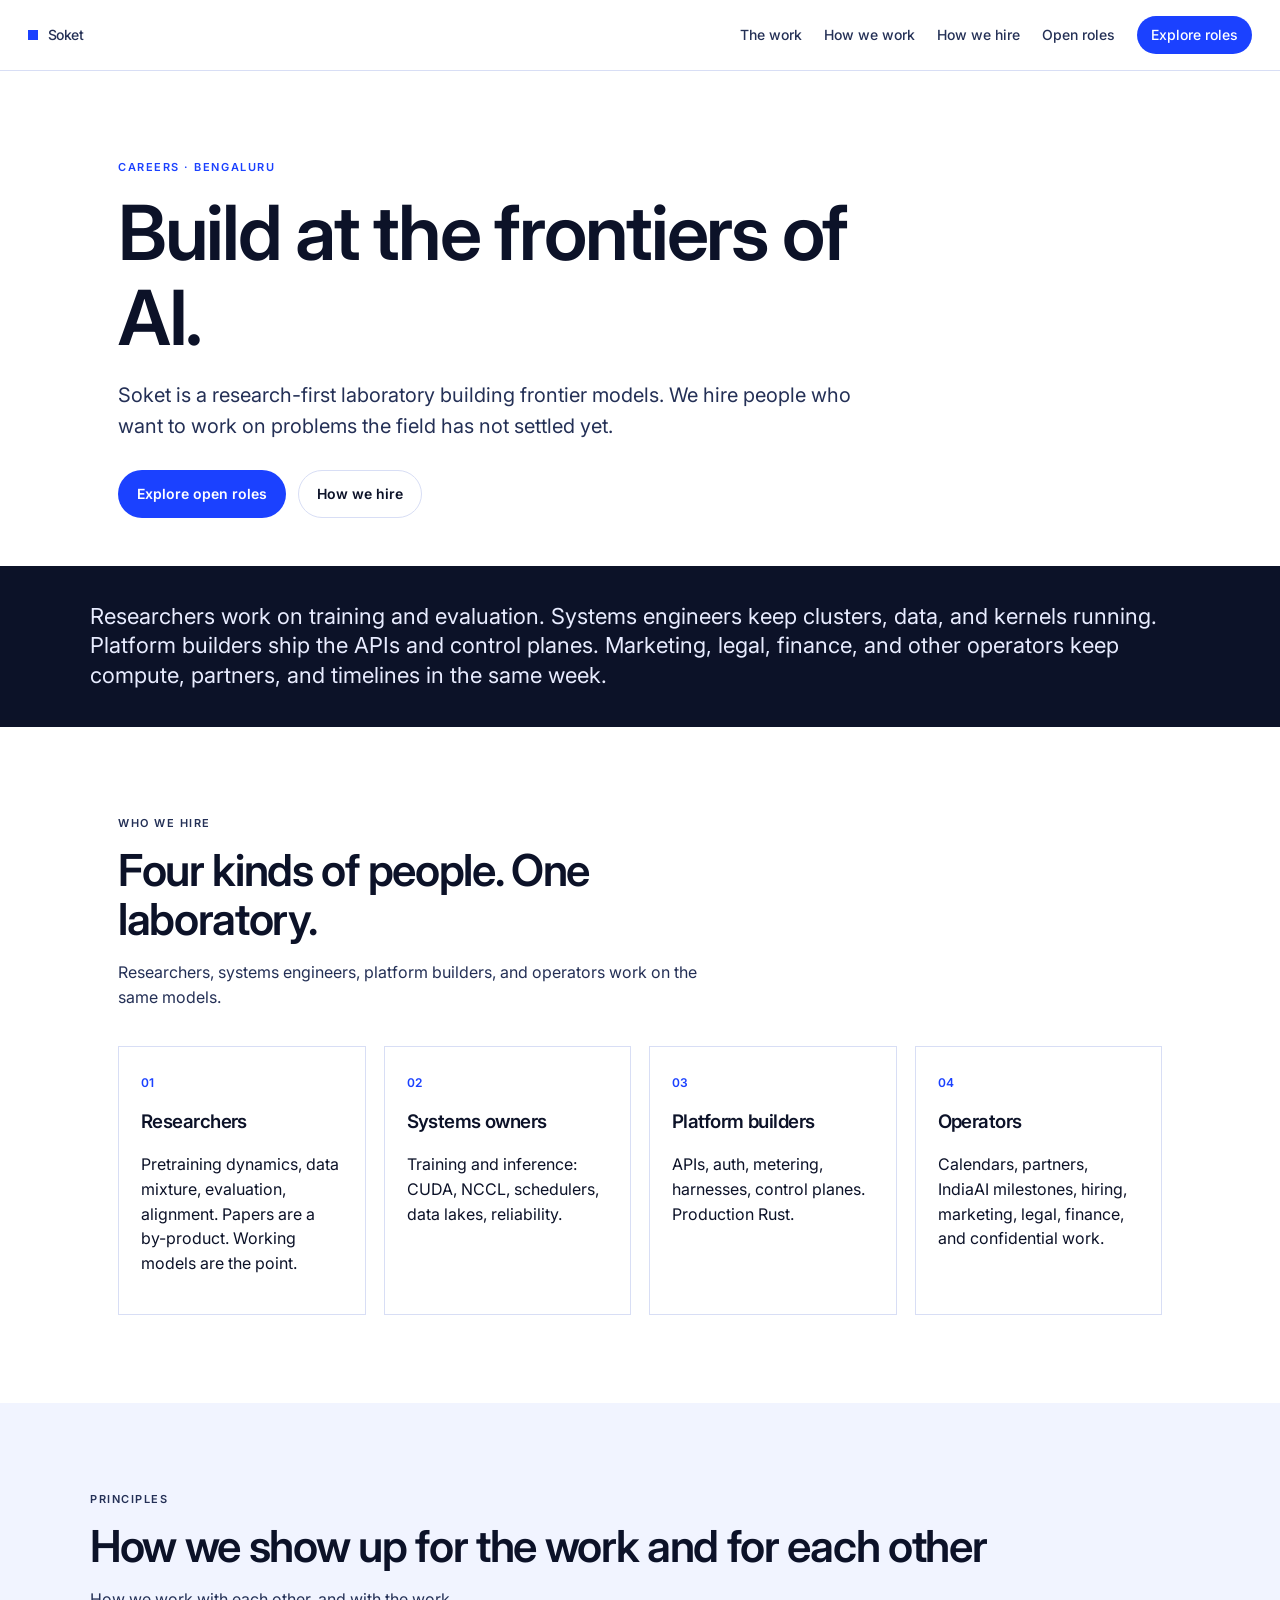
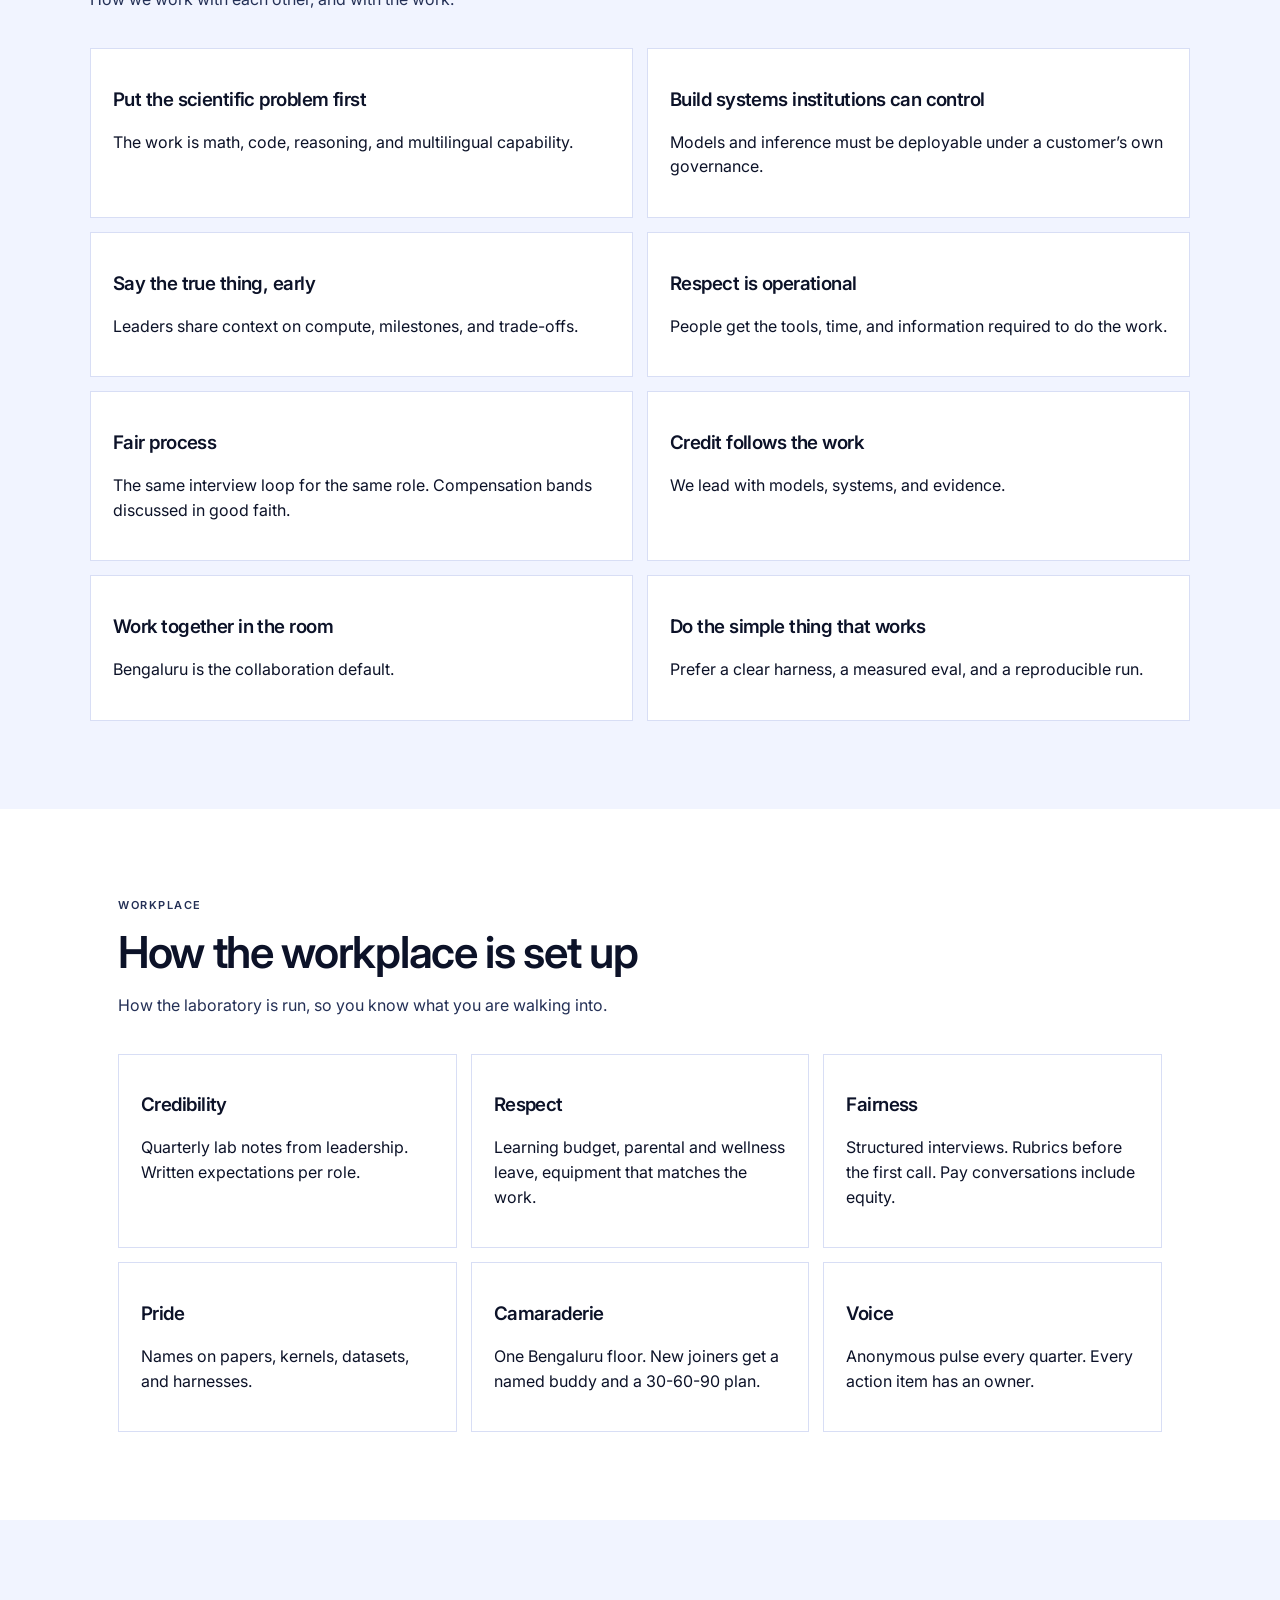
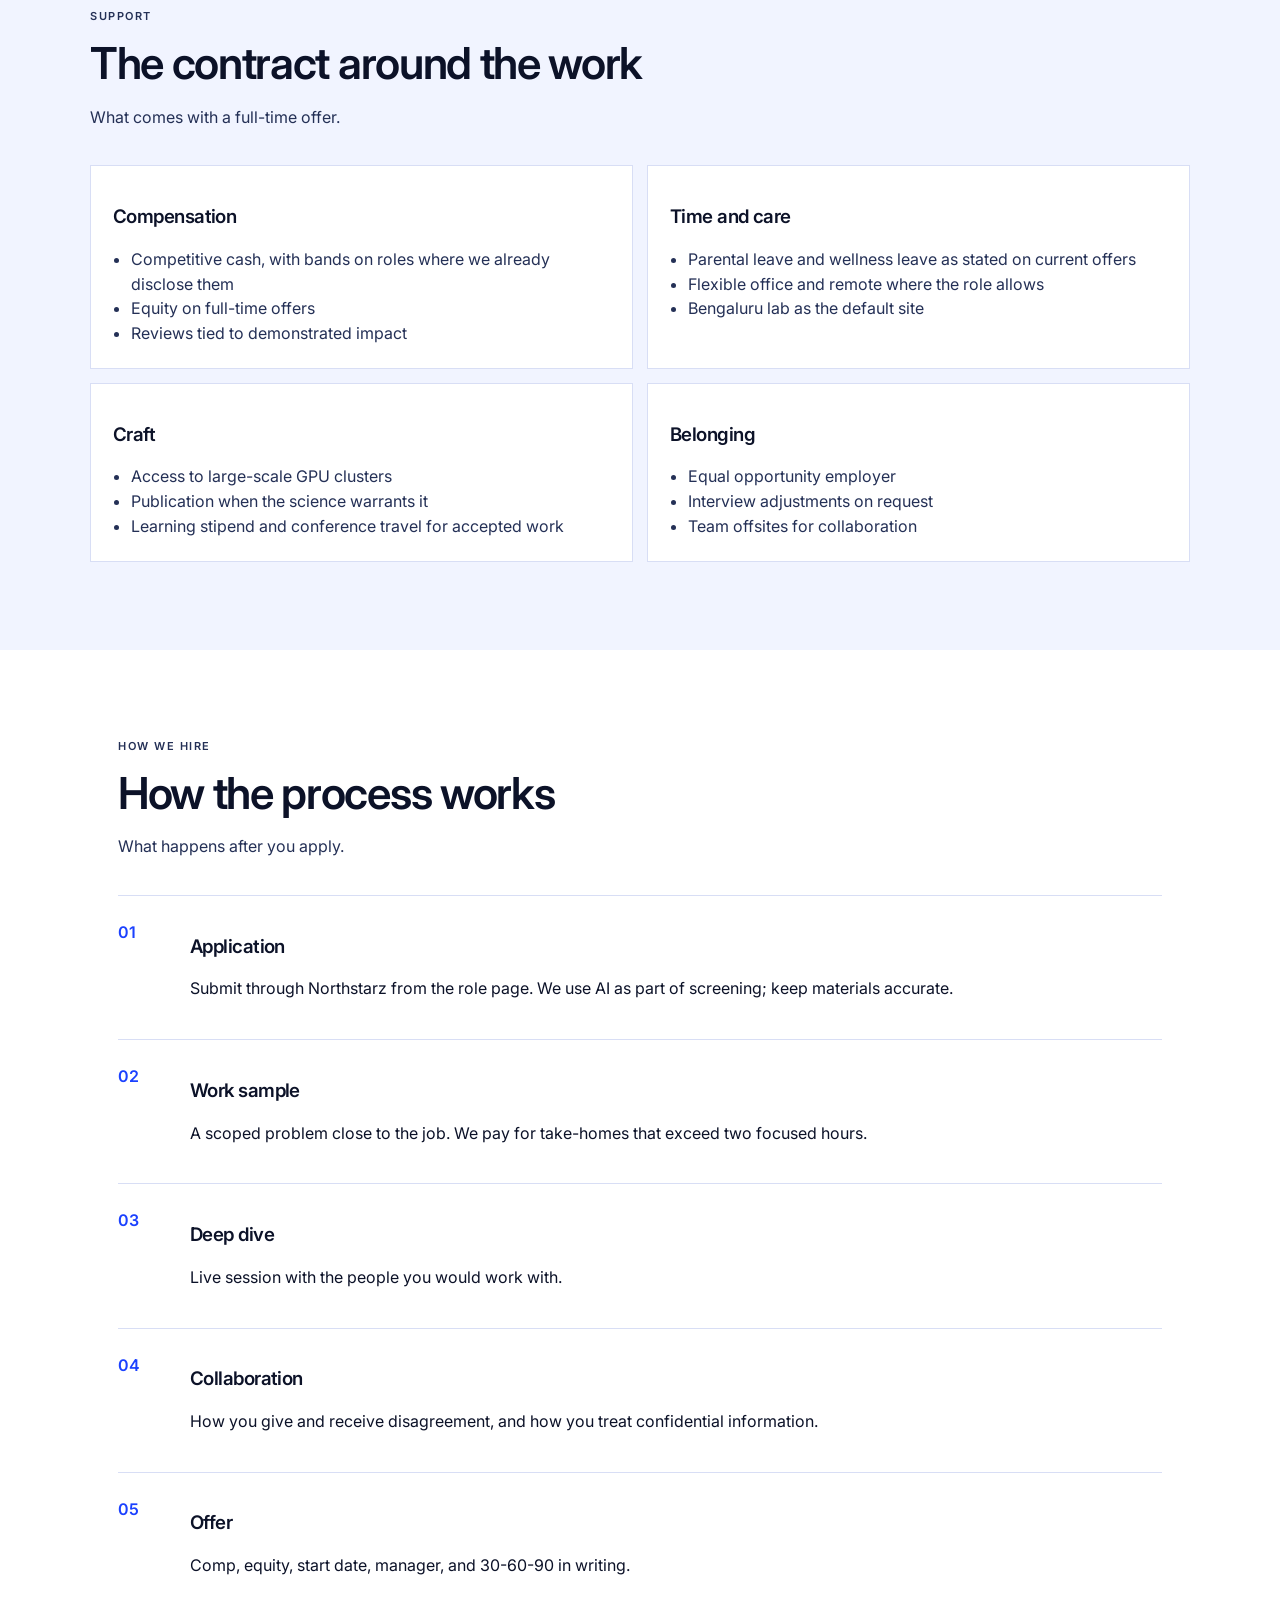
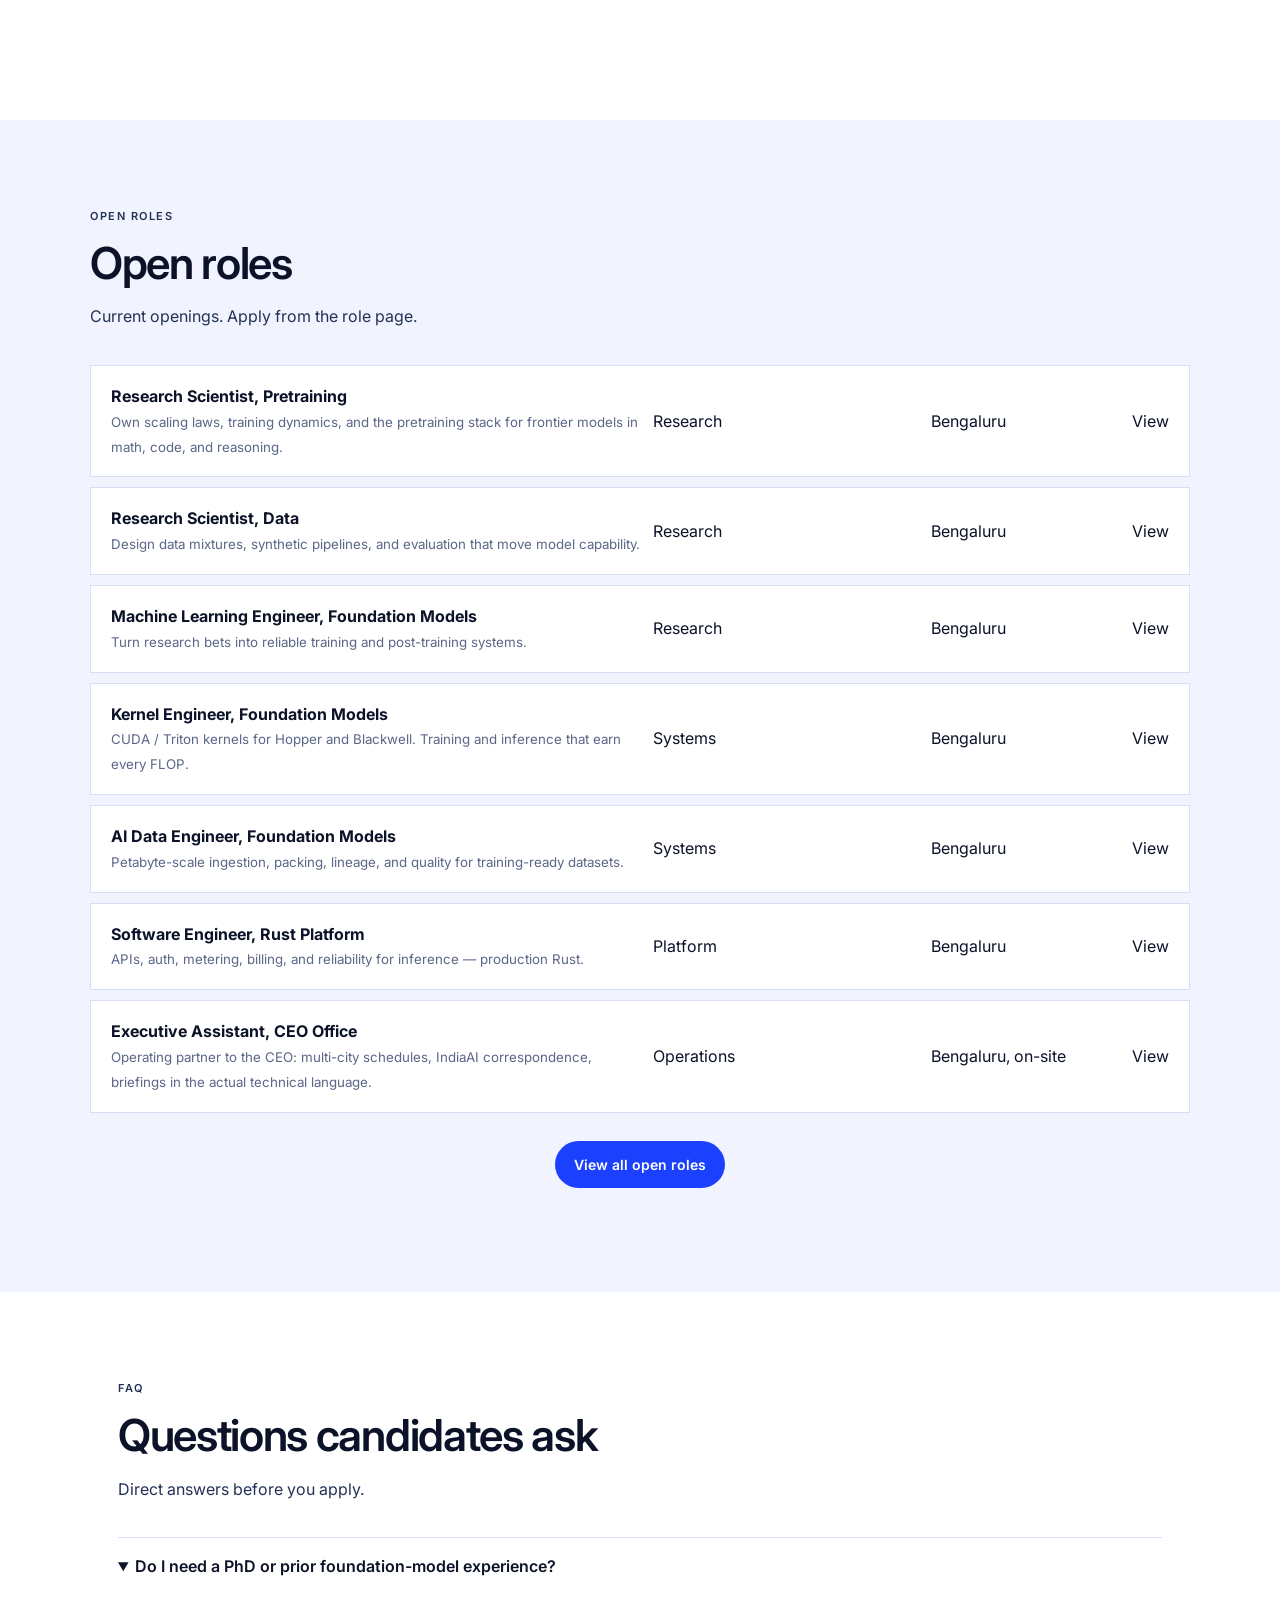
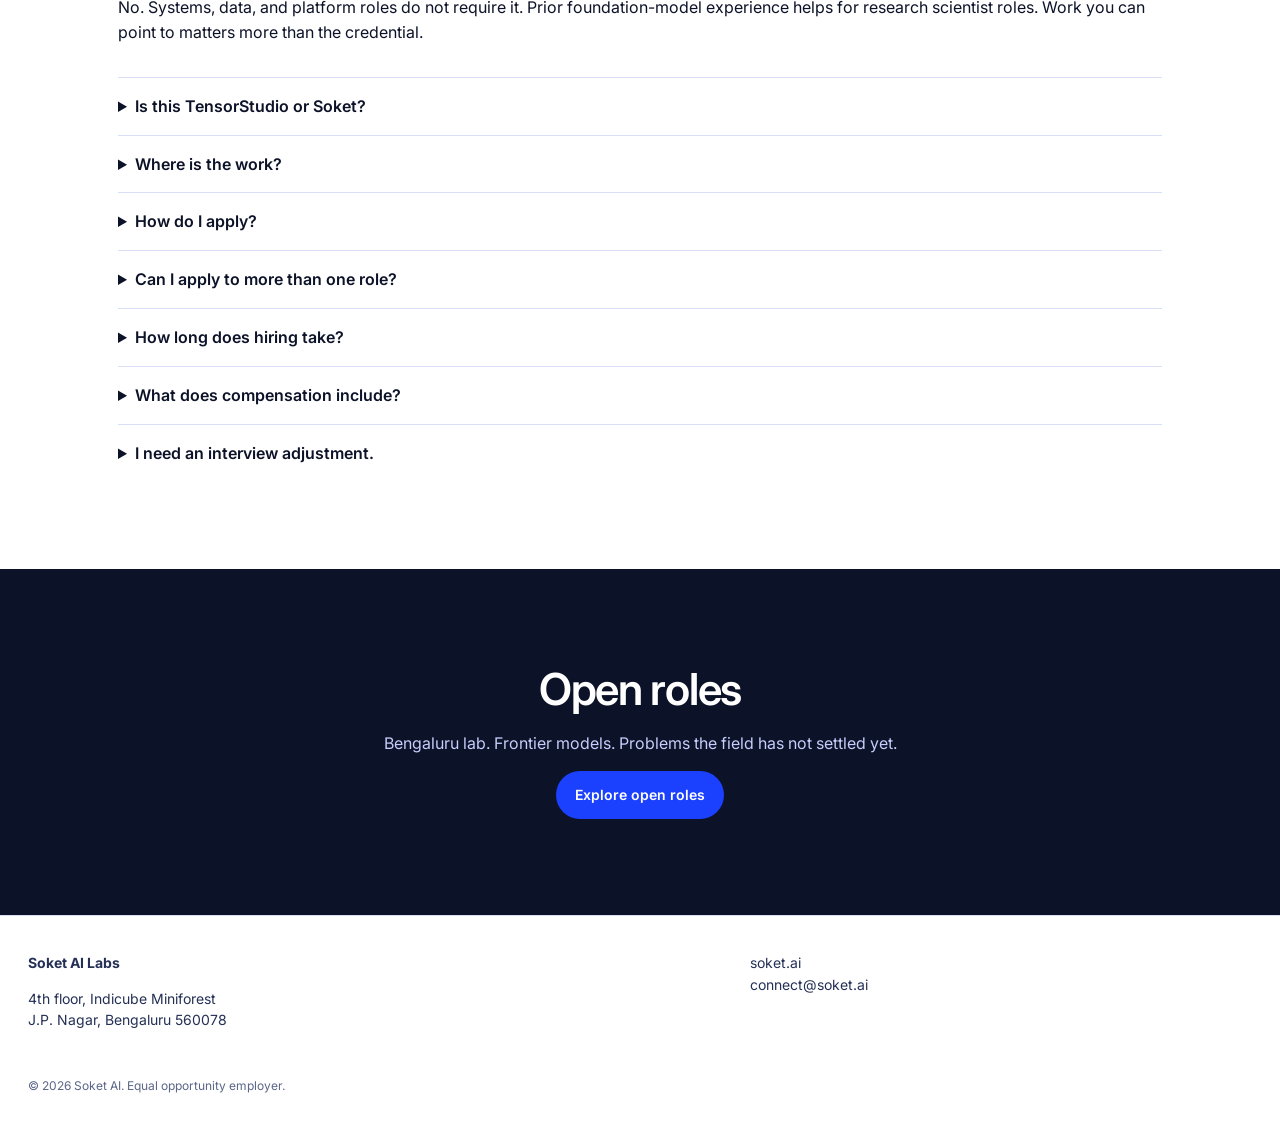
<file: index.html>
<!DOCTYPE html>
<html lang="en">
<head>
  <meta charset="UTF-8" />
  <meta name="viewport" content="width=device-width, initial-scale=1" />
  <title>Careers — Soket AI | Frontier models you can control</title>
  <meta name="description" content="Soket is a research-first laboratory building frontier models. Careers in Bengaluru." />
  <link rel="preconnect" href="https://fonts.googleapis.com" />
  <link rel="preconnect" href="https://fonts.gstatic.com" crossorigin />
  <link href="https://fonts.googleapis.com/css2?family=Inter:wght@400;500;600;700&display=swap" rel="stylesheet" />
  <link rel="stylesheet" href="styles.css" />
</head>
<body>
  <a class="skip" href="#main">Skip to content</a>
  <header class="nav">
    <a class="brand" href="index.html">Soket</a>
    <nav>
      <a href="index.html#work">The work</a>
      <a href="index.html#how">How we work</a>
      <a href="index.html#hire">How we hire</a>
      <a href="jobs.html">Open roles</a>
      <a class="nav-cta" href="jobs.html">Explore roles</a>
    </nav>
  </header>
  <main id="main">
    <section class="hero">
      <p class="kicker">Careers · Bengaluru</p>
      <h1>Build at the frontiers of AI.</h1>
      <p class="lede">Soket is a research-first laboratory building frontier models. We hire people who want to work on problems the field has not settled yet.</p>
      <div class="hero-actions">
        <a class="btn btn-primary" href="jobs.html">Explore open roles</a>
        <a class="btn btn-ghost" href="#hire">How we hire</a>
      </div>
    </section>
    <section class="strip" id="work">
      <p>Researchers work on training and evaluation. Systems engineers keep clusters, data, and kernels running. Platform builders ship the APIs and control planes. Marketing, legal, finance, and other operators keep compute, partners, and timelines in the same week.</p>
    </section>
    <section class="section">
      <div class="section-head">
        <p class="kicker">Who we hire</p>
        <h2>Four kinds of people. One laboratory.</h2>
        <p>Researchers, systems engineers, platform builders, and operators work on the same models.</p>
      </div>
      <div class="grid-4">
        <article><span>01</span><h3>Researchers</h3><p>Pretraining dynamics, data mixture, evaluation, alignment. Papers are a by-product. Working models are the point.</p></article>
        <article><span>02</span><h3>Systems owners</h3><p>Training and inference: CUDA, NCCL, schedulers, data lakes, reliability.</p></article>
        <article><span>03</span><h3>Platform builders</h3><p>APIs, auth, metering, harnesses, control planes. Production Rust.</p></article>
        <article><span>04</span><h3>Operators</h3><p>Calendars, partners, IndiaAI milestones, hiring, marketing, legal, finance, and confidential work.</p></article>
      </div>
    </section>
    <section class="section alt" id="how">
      <div class="section-head">
        <p class="kicker">Principles</p>
        <h2>How we show up for the work and for each other</h2>
        <p>How we work with each other, and with the work.</p>
      </div>
      <div class="principles">
        <article><h3>Put the scientific problem first</h3><p>The work is math, code, reasoning, and multilingual capability.</p></article>
        <article><h3>Build systems institutions can control</h3><p>Models and inference must be deployable under a customer’s own governance.</p></article>
        <article><h3>Say the true thing, early</h3><p>Leaders share context on compute, milestones, and trade-offs.</p></article>
        <article><h3>Respect is operational</h3><p>People get the tools, time, and information required to do the work.</p></article>
        <article><h3>Fair process</h3><p>The same interview loop for the same role. Compensation bands discussed in good faith.</p></article>
        <article><h3>Credit follows the work</h3><p>We lead with models, systems, and evidence.</p></article>
        <article><h3>Work together in the room</h3><p>Bengaluru is the collaboration default.</p></article>
        <article><h3>Do the simple thing that works</h3><p>Prefer a clear harness, a measured eval, and a reproducible run.</p></article>
      </div>
    </section>
    <section class="section">
      <div class="section-head">
        <p class="kicker">Workplace</p>
        <h2>How the workplace is set up</h2>
        <p>How the laboratory is run, so you know what you are walking into.</p>
      </div>
      <div class="gptw">
        <article><h3>Credibility</h3><p>Quarterly lab notes from leadership. Written expectations per role.</p></article>
        <article><h3>Respect</h3><p>Learning budget, parental and wellness leave, equipment that matches the work.</p></article>
        <article><h3>Fairness</h3><p>Structured interviews. Rubrics before the first call. Pay conversations include equity.</p></article>
        <article><h3>Pride</h3><p>Names on papers, kernels, datasets, and harnesses.</p></article>
        <article><h3>Camaraderie</h3><p>One Bengaluru floor. New joiners get a named buddy and a 30-60-90 plan.</p></article>
        <article><h3>Voice</h3><p>Anonymous pulse every quarter. Every action item has an owner.</p></article>
      </div>
    </section>
    <section class="section alt" id="support">
      <div class="section-head">
        <p class="kicker">Support</p>
        <h2>The contract around the work</h2>
        <p>What comes with a full-time offer.</p>
      </div>
      <div class="benefits">
        <div><h3>Compensation</h3><ul><li>Competitive cash, with bands on roles where we already disclose them</li><li>Equity on full-time offers</li><li>Reviews tied to demonstrated impact</li></ul></div>
        <div><h3>Time and care</h3><ul><li>Parental leave and wellness leave as stated on current offers</li><li>Flexible office and remote where the role allows</li><li>Bengaluru lab as the default site</li></ul></div>
        <div><h3>Craft</h3><ul><li>Access to large-scale GPU clusters</li><li>Publication when the science warrants it</li><li>Learning stipend and conference travel for accepted work</li></ul></div>
        <div><h3>Belonging</h3><ul><li>Equal opportunity employer</li><li>Interview adjustments on request</li><li>Team offsites for collaboration</li></ul></div>
      </div>
    </section>
    <section class="section" id="hire">
      <div class="section-head">
        <p class="kicker">How we hire</p>
        <h2>How the process works</h2>
        <p>What happens after you apply.</p>
      </div>
      <ol class="steps">
        <li><h3>Application</h3><p>Submit through Northstarz from the role page. We use AI as part of screening; keep materials accurate.</p></li>
        <li><h3>Work sample</h3><p>A scoped problem close to the job. We pay for take-homes that exceed two focused hours.</p></li>
        <li><h3>Deep dive</h3><p>Live session with the people you would work with.</p></li>
        <li><h3>Collaboration</h3><p>How you give and receive disagreement, and how you treat confidential information.</p></li>
        <li><h3>Offer</h3><p>Comp, equity, start date, manager, and 30-60-90 in writing.</p></li>
      </ol>
    </section>
    <section class="section alt">
      <div class="section-head"><p class="kicker">Open roles</p><h2>Open roles</h2><p>Current openings. Apply from the role page.</p></div>
      <div id="featured-jobs" class="job-list"></div>
      <p class="center"><a class="btn btn-primary" href="jobs.html">View all open roles</a></p>
    </section>
    <section class="section" id="faq">
      <div class="section-head"><p class="kicker">FAQ</p><h2>Questions candidates ask</h2><p>Direct answers before you apply.</p></div>
      <details open><summary>Do I need a PhD or prior foundation-model experience?</summary><p>No. Systems, data, and platform roles do not require it. Prior foundation-model experience helps for research scientist roles. Work you can point to matters more than the credential.</p></details>
      <details><summary>Is this TensorStudio or Soket?</summary><p>You join Soket AI. This page and every offer letter use soket.ai only.</p></details>
      <details><summary>Where is the work?</summary><p>Most roles are Bengaluru-first, at Indicube Miniforest, J.P. Nagar. Research roles can start remote with planned time on site.</p></details>
      <details><summary>How do I apply?</summary><p>Open the role and submit through Northstarz. Recruiters write from @soket.ai or the ATS. We do not ask for payment or banking details to process an offer.</p></details>
      <details><summary>Can I apply to more than one role?</summary><p>Pick the role whose workload you can already describe. If another fit is clearer, we will move you.</p></details>
      <details><summary>How long does hiring take?</summary><p>A complete loop is usually two to four weeks after the work sample. We give written feedback when the loop was long enough to be useful.</p></details>
      <details><summary>What does compensation include?</summary><p>Cash plus equity on full-time offers. Some technical roles already publish bands on the role page. The offer states cash, equity, start date, manager, and a 30-60-90 plan.</p></details>
      <details><summary>I need an interview adjustment.</summary><p>Write to connect@soket.ai before the scheduled session. We will change format, time, or tooling.</p></details>
    </section>
    <section class="close">
      <h2>Open roles</h2>
      <p>Bengaluru lab. Frontier models. Problems the field has not settled yet.</p>
      <a class="btn btn-primary" href="jobs.html">Explore open roles</a>
    </section>
  </main>
  <footer class="foot">
    <div><strong>Soket AI Labs</strong><p>4th floor, Indicube Miniforest<br/>J.P. Nagar, Bengaluru 560078</p></div>
    <div><a href="https://soket.ai">soket.ai</a><a href="mailto:connect@soket.ai">connect@soket.ai</a></div>
    <p class="legal">© 2026 Soket AI. Equal opportunity employer.</p>
  </footer>
  <script src="jobs.js"></script>
  <script>renderFeatured();</script>
</body>
</html>
</file>
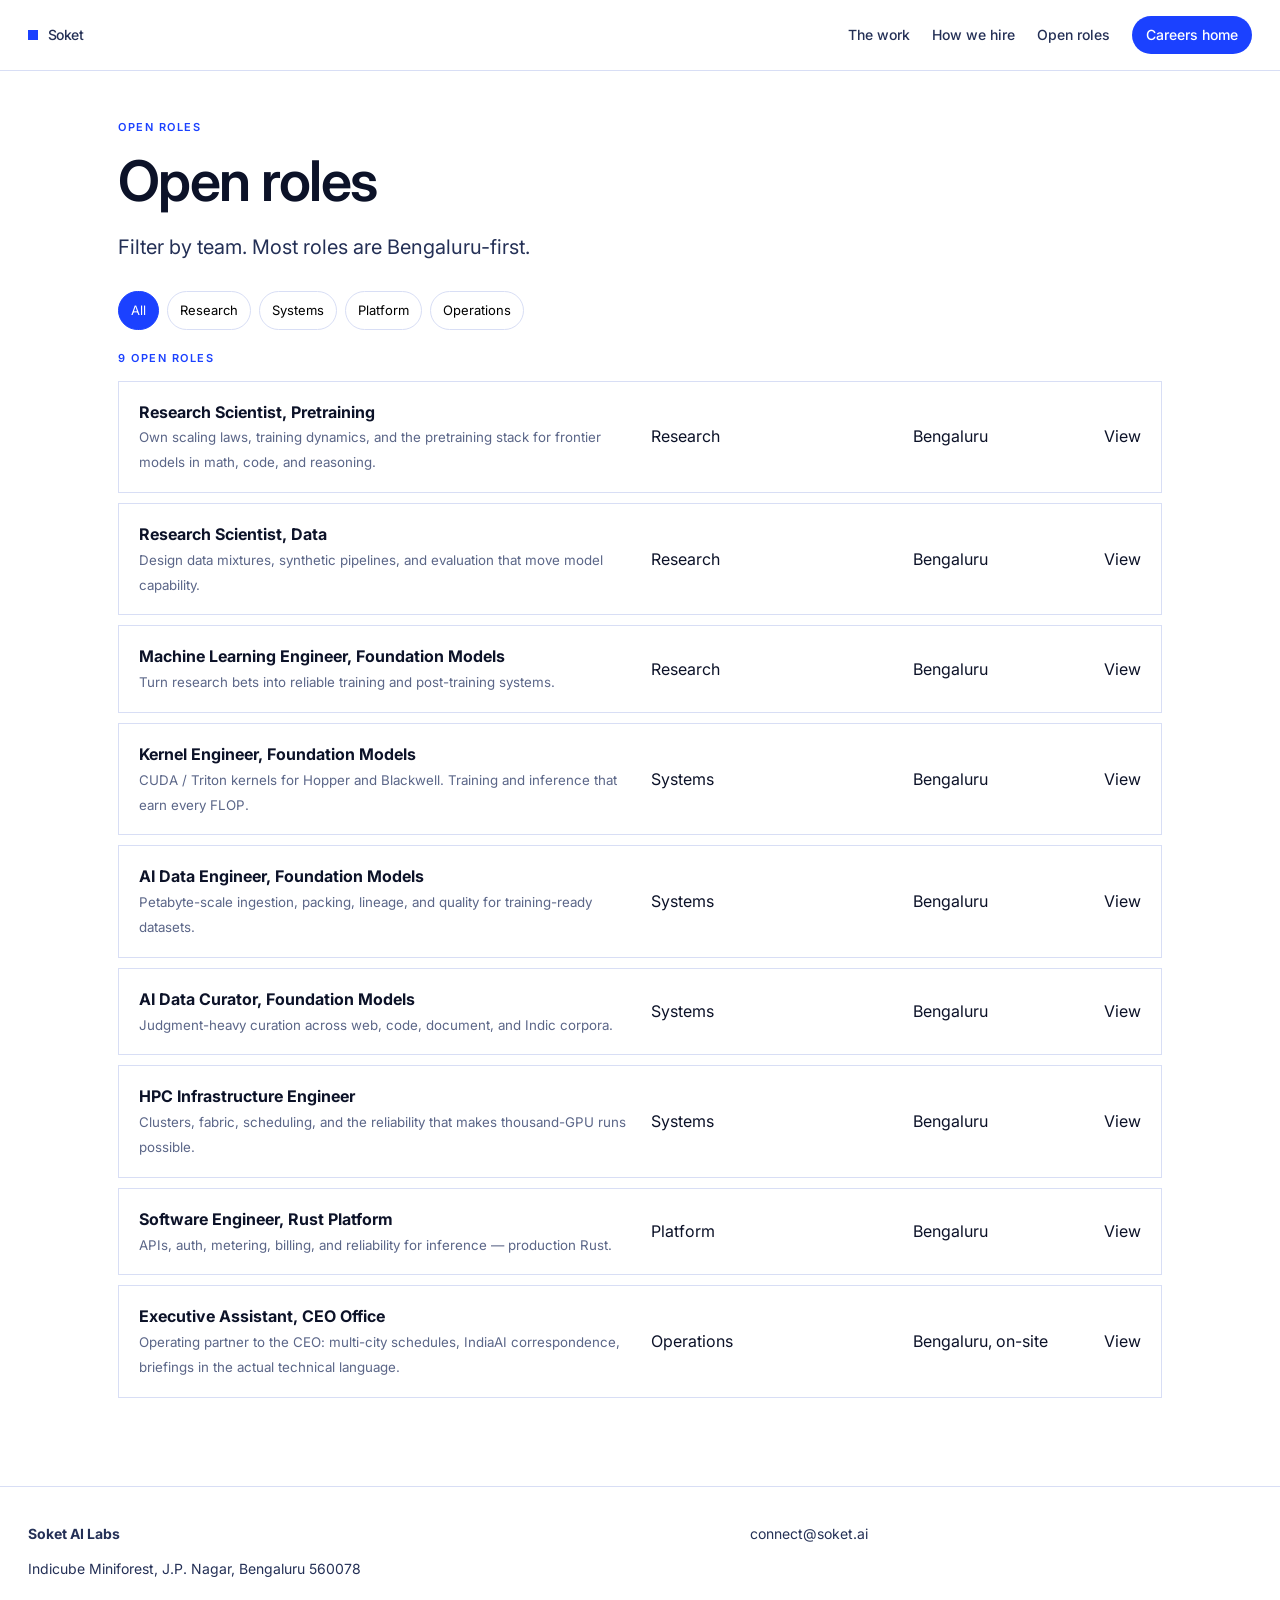
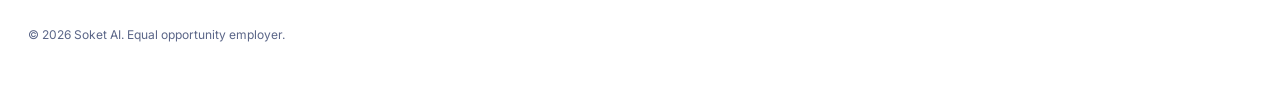
<file: jobs.html>
<!DOCTYPE html>
<html lang="en">
<head>
  <meta charset="UTF-8" />
  <meta name="viewport" content="width=device-width, initial-scale=1" />
  <title>Open roles — Soket AI Careers</title>
  <link rel="preconnect" href="https://fonts.googleapis.com" />
  <link rel="preconnect" href="https://fonts.gstatic.com" crossorigin />
  <link href="https://fonts.googleapis.com/css2?family=Inter:wght@400;500;600;700&display=swap" rel="stylesheet" />
  <link rel="stylesheet" href="styles.css" />
</head>
<body>
  <header class="nav">
    <a class="brand" href="index.html">Soket</a>
    <nav>
      <a href="index.html#work">The work</a>
      <a href="index.html#hire">How we hire</a>
      <a href="jobs.html">Open roles</a>
      <a class="nav-cta" href="index.html">Careers home</a>
    </nav>
  </header>
  <main class="section" style="padding-top:48px">
    <p class="kicker">Open roles</p>
    <h1 style="max-width:none;font-size:56px">Open roles</h1>
    <p class="lede">Filter by team. Most roles are Bengaluru-first.</p>
    <div class="filters" id="filters">
      <button class="on" data-f="All">All</button>
      <button data-f="Research">Research</button>
      <button data-f="Systems">Systems</button>
      <button data-f="Platform">Platform</button>
      <button data-f="Operations">Operations</button>
    </div>
    <p id="count" class="kicker"></p>
    <div id="board" class="job-list"></div>
  </main>
  <footer class="foot">
    <div>
      <strong>Soket AI Labs</strong>
      <p>Indicube Miniforest, J.P. Nagar, Bengaluru 560078</p>
    </div>
    <div>
      <a href="mailto:connect@soket.ai">connect@soket.ai</a>
    </div>
    <p class="legal">© 2026 Soket AI. Equal opportunity employer.</p>
  </footer>
  <script src="jobs.js"></script>
  <script>
    renderBoard();
    document.getElementById("filters").addEventListener("click", (e) => {
      const btn = e.target.closest("button");
      if (!btn) return;
      document.querySelectorAll("#filters button").forEach(b => b.classList.toggle("on", b === btn));
      renderBoard(btn.dataset.f);
    });
  </script>
</body>
</html>
</file>
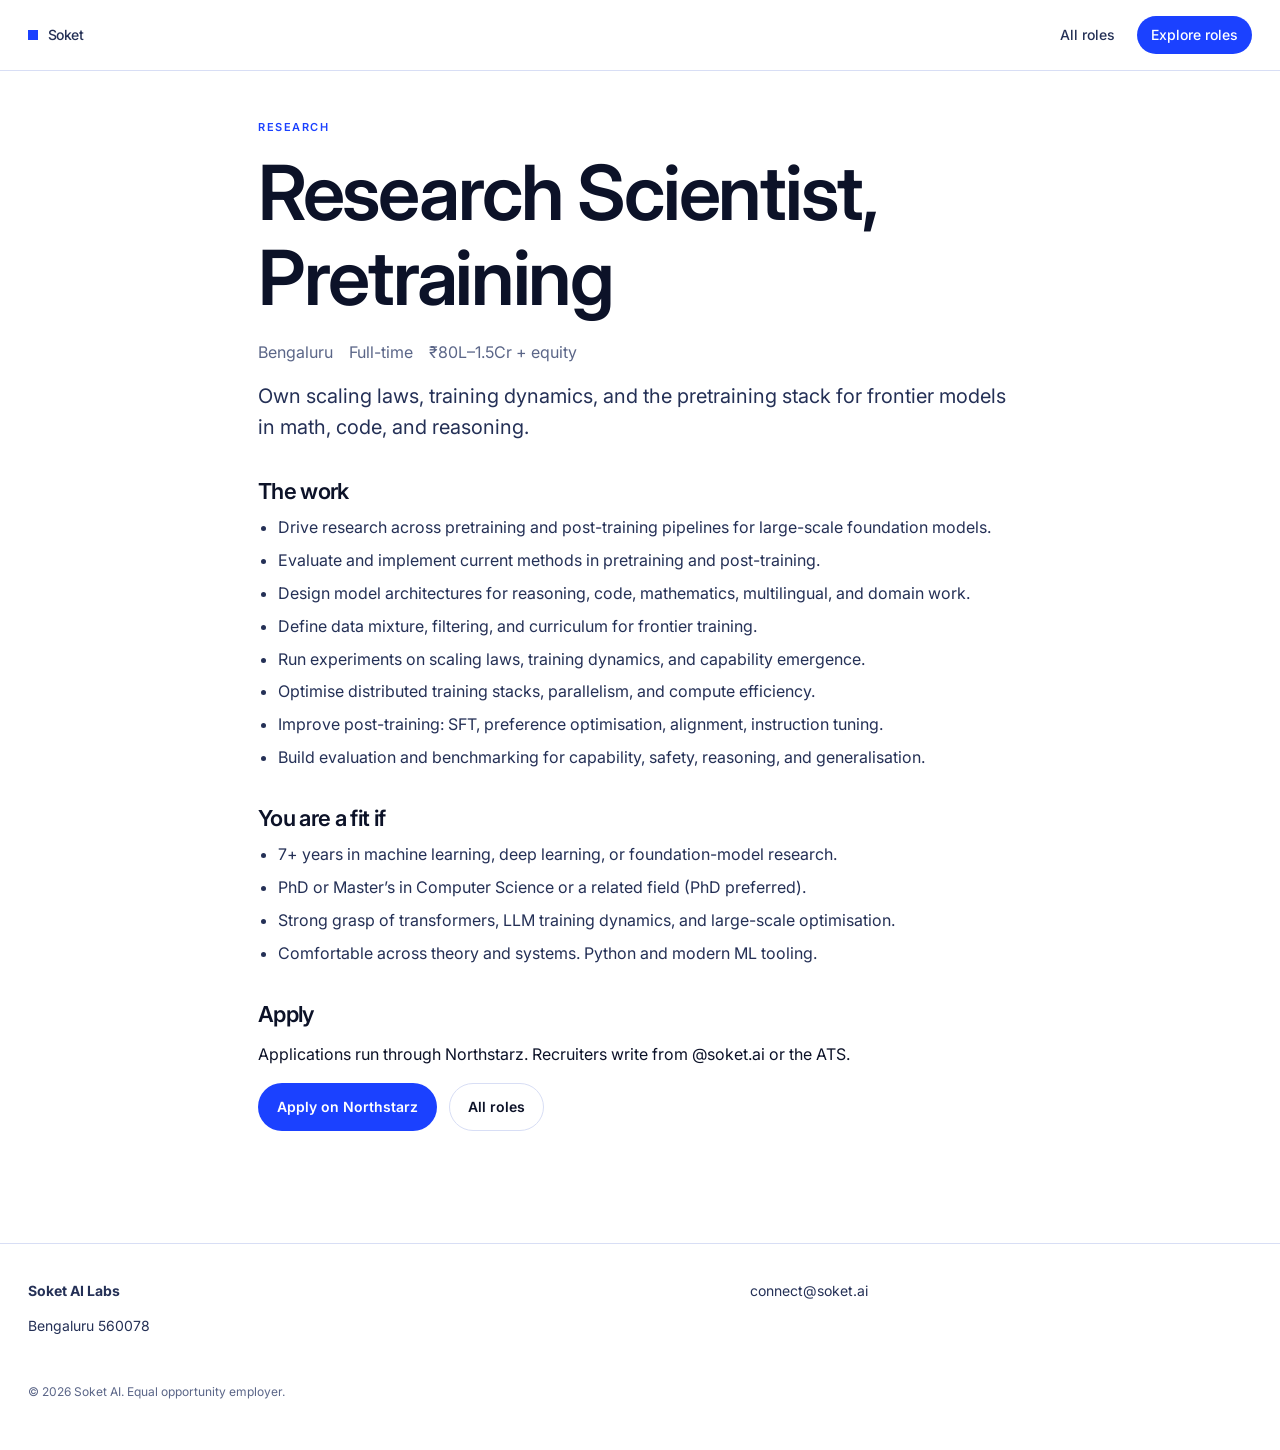
<file: role.html>
<!DOCTYPE html>
<html lang="en">
<head>
  <meta charset="UTF-8" />
  <meta name="viewport" content="width=device-width, initial-scale=1" />
  <title>Role — Soket AI Careers</title>
  <link rel="preconnect" href="https://fonts.googleapis.com" />
  <link rel="preconnect" href="https://fonts.gstatic.com" crossorigin />
  <link href="https://fonts.googleapis.com/css2?family=Inter:wght@400;500;600;700&display=swap" rel="stylesheet" />
  <link rel="stylesheet" href="styles.css" />
</head>
<body>
  <header class="nav">
    <a class="brand" href="index.html">Soket</a>
    <nav>
      <a href="jobs.html">All roles</a>
      <a class="nav-cta" href="jobs.html">Explore roles</a>
    </nav>
  </header>
  <article class="role" id="role"></article>
  <footer class="foot">
    <div><strong>Soket AI Labs</strong><p>Bengaluru 560078</p></div>
    <div><a href="mailto:connect@soket.ai">connect@soket.ai</a></div>
    <p class="legal">© 2026 Soket AI. Equal opportunity employer.</p>
  </footer>
  <script src="jobs.js"></script>
  <script>renderRole();</script>
</body>
</html>
</file>
<file: styles.css>
:root {
  --ink: #0C1228;
  --ink-2: #243056;
  --muted: #5B6688;
  --line: #D8DEF5;
  --wash: #F1F4FF;
  --pale: #C5CEFC;
  --blue: #1B41FF;
  --blue-deep: #132CB8;
  --paper: #F7F8FC;
  --white: #FFFFFF;
}
* { box-sizing: border-box; }
html { scroll-behavior: smooth; }
body {
  margin: 0;
  font-family: Inter, ui-sans-serif, system-ui, sans-serif;
  color: var(--ink);
  background: var(--white);
  line-height: 1.55;
}
.skip { position: absolute; left: -999px; top: 0; }
.skip:focus { left: 12px; background: #000; color: #fff; padding: 8px; }
.nav {
  display: flex; align-items: center; justify-content: space-between;
  padding: 16px 28px; border-bottom: 1px solid var(--line);
  position: sticky; top: 0; background: rgba(255,255,255,.92);
  backdrop-filter: blur(10px); z-index: 20;
}
.brand { display: flex; align-items: center; gap: 10px; text-decoration: none; color: var(--ink); font-weight: 700; letter-spacing: -0.04em; font-size: 18px; }
.brand:before { content: ""; width: 10px; height: 10px; background: var(--blue); display: inline-block; }
.nav nav { display: flex; gap: 22px; align-items: center; }
.nav a { color: var(--ink-2); text-decoration: none; font-size: 14px; font-weight: 500; }
.nav-cta { background: var(--blue); color: #fff !important; padding: 8px 14px; border-radius: 999px; }
.hero { padding: 88px 28px 48px; max-width: 1100px; margin: 0 auto; }
.kicker { letter-spacing: .14em; text-transform: uppercase; font-size: 11px; color: var(--blue); font-weight: 600; margin: 0 0 14px; }
h1, h2, h3 { font-weight: 600; letter-spacing: -0.03em; line-height: 1.12; }
h1 { font-size: clamp(40px, 7vw, 76px); margin: 0 0 20px; max-width: 16ch; }
h2 { font-size: clamp(28px, 4vw, 44px); margin: 0 0 12px; }
.lede { font-size: 20px; color: var(--ink-2); max-width: 58ch; margin: 0 0 28px; }
.hero-actions, .center { display: flex; gap: 12px; flex-wrap: wrap; }
.center { justify-content: center; margin-top: 28px; }
.btn { display: inline-flex; align-items: center; justify-content: center; padding: 12px 18px; border-radius: 999px; text-decoration: none; font-weight: 600; font-size: 14px; border: 1px solid transparent; }
.btn-primary { background: var(--blue); color: #fff; }
.btn-primary:hover { background: var(--blue-deep); }
.btn-ghost { border-color: var(--line); color: var(--ink); }
.hero-meta { display: grid; grid-template-columns: repeat(4, 1fr); gap: 18px; margin: 56px 0 0; padding-top: 28px; border-top: 1px solid var(--line); }
.hero-meta dt { font-size: 11px; letter-spacing: .12em; text-transform: uppercase; color: var(--muted); }
.hero-meta dd { margin: 6px 0 0; font-size: 14px; }
.strip { background: var(--ink); color: #E8ECFF; padding: 36px 28px; font-size: 22px; line-height: 1.35; }
.strip p { max-width: 1100px; margin: 0 auto; }
.section { padding: 88px 28px; max-width: 1100px; margin: 0 auto; }
.section.alt { max-width: none; background: var(--wash); padding: 88px 28px; }
.section.alt > * { max-width: 1100px; margin-left: auto; margin-right: auto; }
.section-head { margin-bottom: 36px; max-width: 62ch; }
.section-head p { color: var(--ink-2); }
.grid-4 { display: grid; grid-template-columns: repeat(4, 1fr); gap: 18px; }
.grid-4 article, .gptw article, .principles article, .benefits div { background: #fff; border: 1px solid var(--line); padding: 22px; }
.grid-4 span { color: var(--blue); font-size: 12px; font-weight: 600; }
.principles { display: grid; grid-template-columns: 1fr 1fr; gap: 14px; }
.gptw { display: grid; grid-template-columns: 1fr 1fr 1fr; gap: 14px; }
.benefits { display: grid; grid-template-columns: 1fr 1fr; gap: 14px; }
.benefits ul { margin: 0; padding-left: 18px; color: var(--ink-2); }
.steps { list-style: none; padding: 0; counter-reset: step; }
.steps li { counter-increment: step; padding: 22px 0 22px 72px; position: relative; border-top: 1px solid var(--line); }
.steps li:before { content: counter(step, decimal-leading-zero); position: absolute; left: 0; top: 24px; color: var(--blue); font-weight: 600; }
.notes { background: var(--wash); padding: 24px; border: 1px solid var(--line); }
.notes p { margin: 0 0 12px; }
.job-list { display: flex; flex-direction: column; gap: 10px; }
.job { display: grid; grid-template-columns: 1.4fr .7fr .5fr auto; gap: 12px; align-items: center; padding: 18px 20px; background: #fff; border: 1px solid var(--line); text-decoration: none; color: inherit; }
.job:hover { border-color: var(--blue); }
.job small { color: var(--muted); }
.filters { display: flex; gap: 8px; flex-wrap: wrap; margin-bottom: 20px; }
.filters button { border: 1px solid var(--line); background: #fff; padding: 8px 12px; border-radius: 999px; cursor: pointer; font: inherit; font-size: 13px; }
.filters button.on { background: var(--blue); color: #fff; border-color: var(--blue); }
details { border-top: 1px solid var(--line); padding: 16px 0; }
details summary { cursor: pointer; font-weight: 600; }
.close { padding: 96px 28px; text-align: center; background: var(--ink); color: #fff; }
.close p { color: #C5CEFC; }
.foot { padding: 36px 28px; display: grid; grid-template-columns: 1.4fr 1fr; gap: 20px; border-top: 1px solid var(--line); font-size: 14px; color: var(--ink-2); }
.foot a { display: block; color: var(--ink-2); text-decoration: none; }
.legal { grid-column: 1 / -1; color: var(--muted); font-size: 12px; }
.role { max-width: 820px; margin: 0 auto; padding: 48px 28px 96px; }
.role .meta { color: var(--muted); display: flex; gap: 16px; flex-wrap: wrap; }
.role h2 { font-size: 22px; margin: 36px 0 12px; }
.role ul { margin: 0; padding-left: 20px; color: var(--ink-2); }
.role li { margin: 0 0 8px; }
@media (max-width: 900px) {
  .nav nav a:not(.nav-cta) { display: none; }
  .hero-meta, .grid-4, .gptw, .principles, .benefits, .job { grid-template-columns: 1fr; }
  h1 { max-width: none; }
}
</file>
